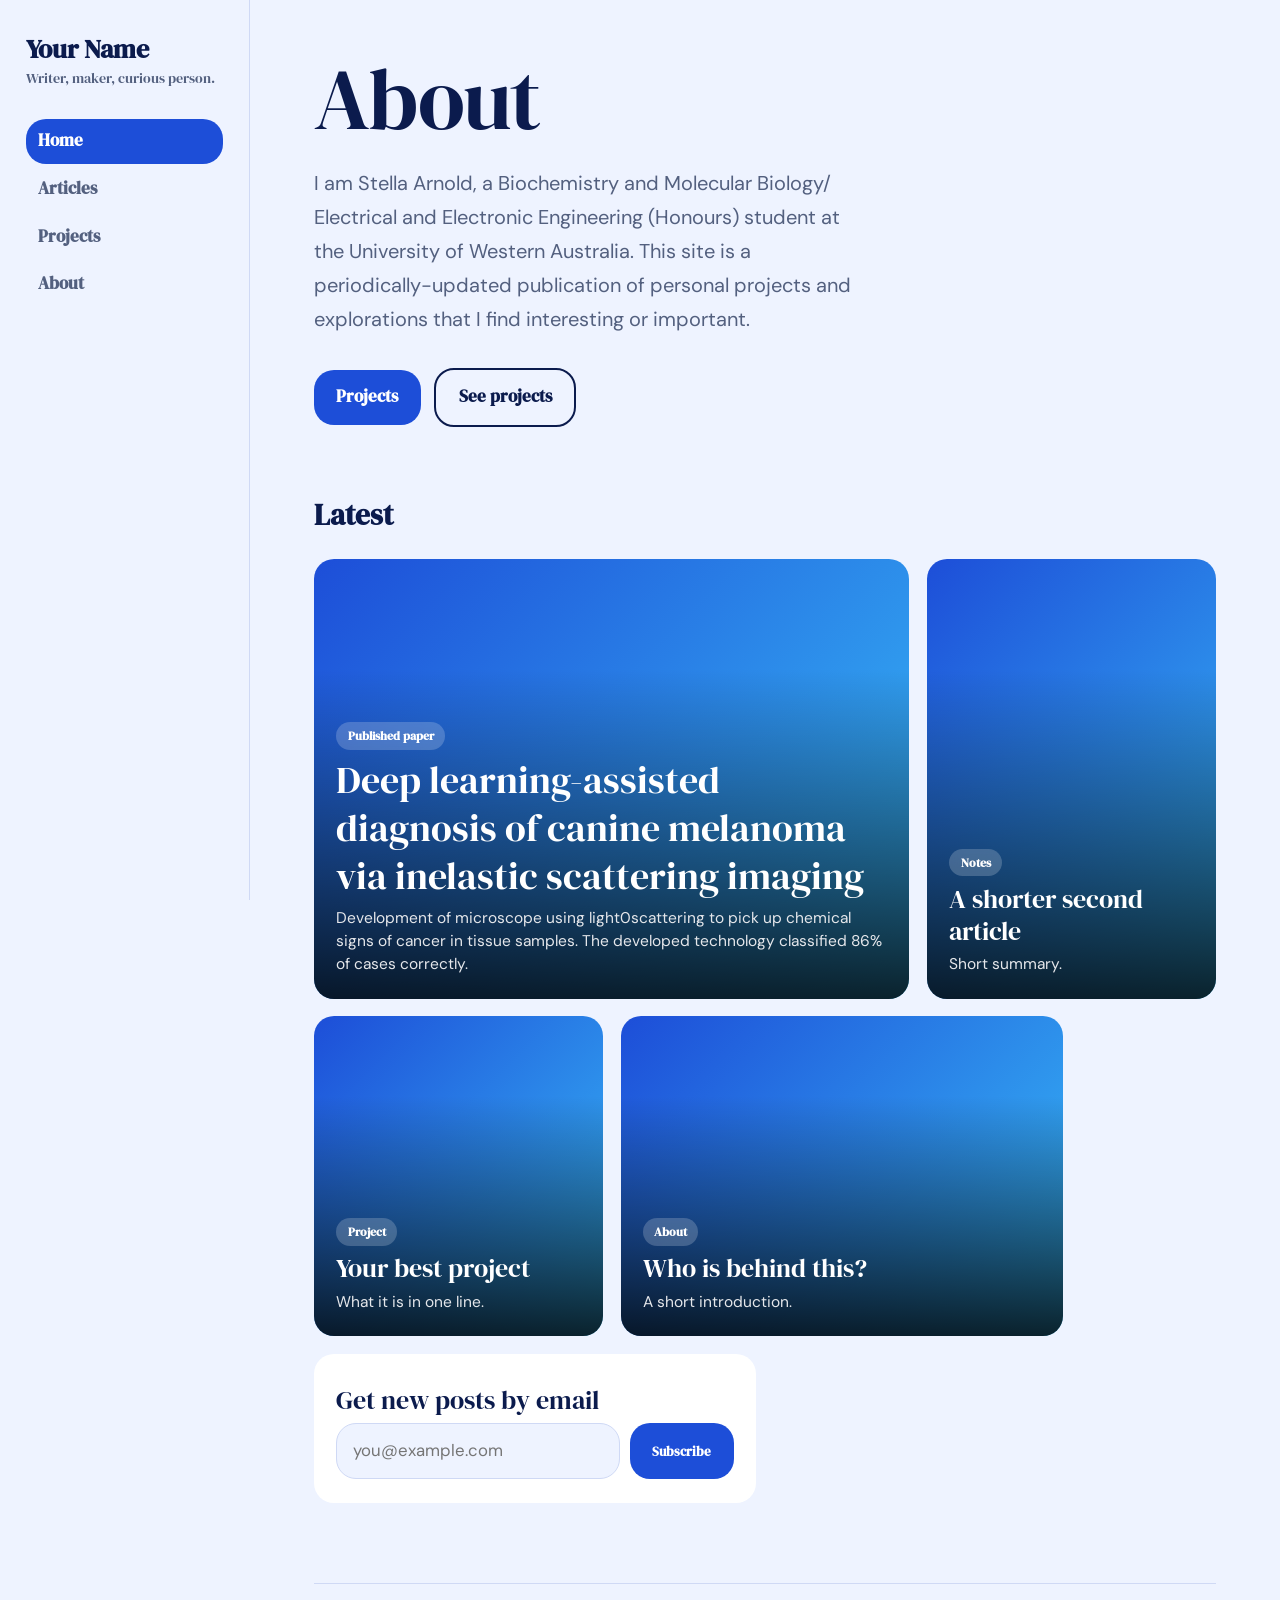
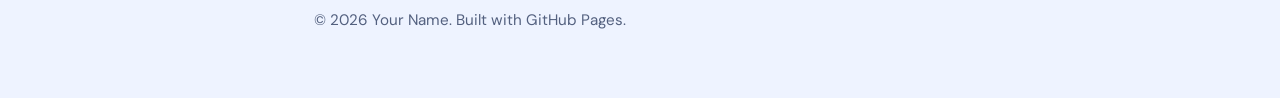
<file: index.html>
<!doctype html>
<html lang="en">
<head>
  <meta charset="utf-8">
  <meta name="viewport" content="width=device-width,initial-scale=1">
  <title>Stella Arnold</title>
  <link rel="preconnect" href="https://fonts.googleapis.com">
  <link href="https://fonts.googleapis.com/css2?family=Bricolage+Grotesque:wght@400;600;800&family=Source+Serif+4:ital,wght@0,400;0,600;1,400&display=swap" rel="stylesheet">
  <link rel="stylesheet" href="assets/style-4-overlay.css">
</head>
<body>
  <main>

    <section class="hero">
      <h1>About</h1>
      <p>I am Stella Arnold, a Biochemistry and Molecular Biology/ Electrical and Electronic Engineering (Honours) student at the University of Western Australia. This site is a periodically-updated publication of personal projects and explorations that I find interesting or important.</p>
      <a class="btn" href="articles.html">Projects</a>
      <a class="btn alt" href="Pulications">See projects</a>
    </section>

    <h2>Latest</h2>

    <div class="bento">

      <a class="tile big" href="https://www.sciencedirect.com/science/article/pii/S0263224126022554?fr=RR-1&ref=cra_js_challenge" target="_blank" rel="noopener">
        <span class="chip">Published paper</span>
        <h3>Deep learning-assisted diagnosis of canine melanoma via inelastic scattering imaging</h3>
        <p>Development of microscope using light0scattering to pick up chemical signs of cancer in tissue samples. The developed technology classified 86% of cases correctly.</p>
      </a>

      <a class="tile wide" href="articles.html">
        <span class="chip">Notes</span>
        <h3>A shorter second article</h3>
        <p>Short summary.</p>
      </a>

      <a class="tile third" href="projects.html">
        <span class="chip">Project</span>
        <h3>Your best project</h3>
        <p>What it is in one line.</p>
      </a>

      <a class="tile half" href="about.html">
        <span class="chip">About</span>
        <h3>Who is behind this?</h3>
        <p>A short introduction.</p>
      </a>

      <div class="tile half">
        <h3>Get new posts by email</h3>
        <form class="subscribe" onsubmit="return false">
          <input type="email" placeholder="you@example.com" aria-label="Email address">
          <button class="btn" style="border:0;cursor:pointer">Subscribe</button>
        </form>
      </div>

    </div>

    <footer>&copy; <span></span>. Built with GitHub Pages.</footer>
  </main>
  <script src="assets/script.js"></script>
</body>
</html>
</file>
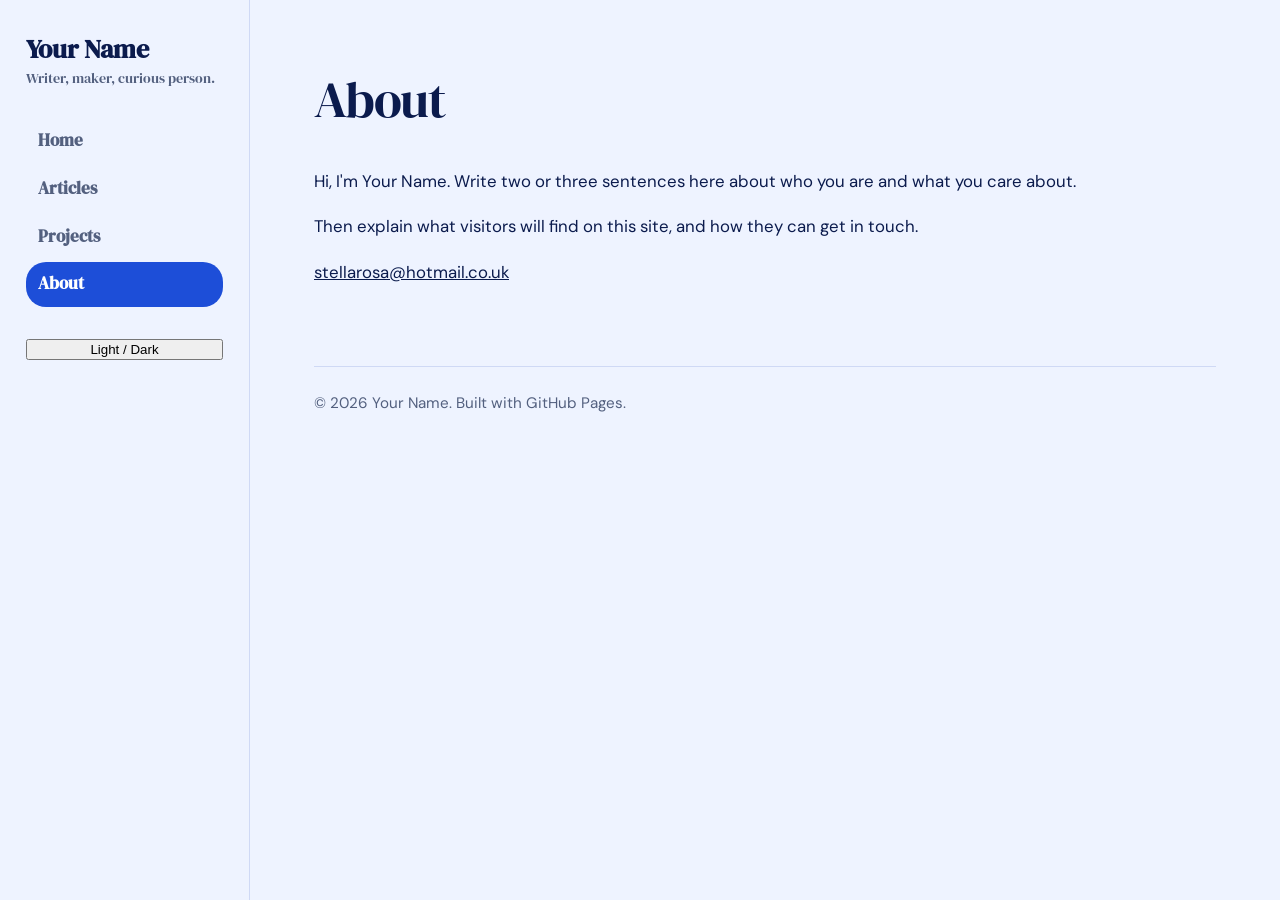
<file: about.html>
<!doctype html>
<html lang="en">
<head>
  <meta charset="utf-8">
  <meta name="viewport" content="width=device-width,initial-scale=1">
  <title>About - Stella Arnold</title>
  <link rel="preconnect" href="https://fonts.googleapis.com">
  <link href="https://fonts.googleapis.com/css2?family=Bricolage+Grotesque:wght@400;600;800&family=Source+Serif+4:ital,wght@0,400;0,600;1,400&display=swap" rel="stylesheet">
  <link rel="stylesheet" href="assets/style.css">
</head>
<body>
  <main>
    <h1 style="font-size:3.2rem;letter-spacing:-.03em;margin:0 0 1.5rem">About</h1>

    <div class="prose">
      <p>Hi, I'm Your Name. Write two or three sentences here about who you are and what you care about.</p>
      <p>Then explain what visitors will find on this site, and how they can get in touch.</p>
      <p><a href="mailto:email">stellarosa@hotmail.co.uk</a></p>
    </div>

    <footer>&copy; <span></span>. Built with GitHub Pages.</footer>
  </main>

  <script src="assets/script.js"></script>
</body>
</html>
</file>
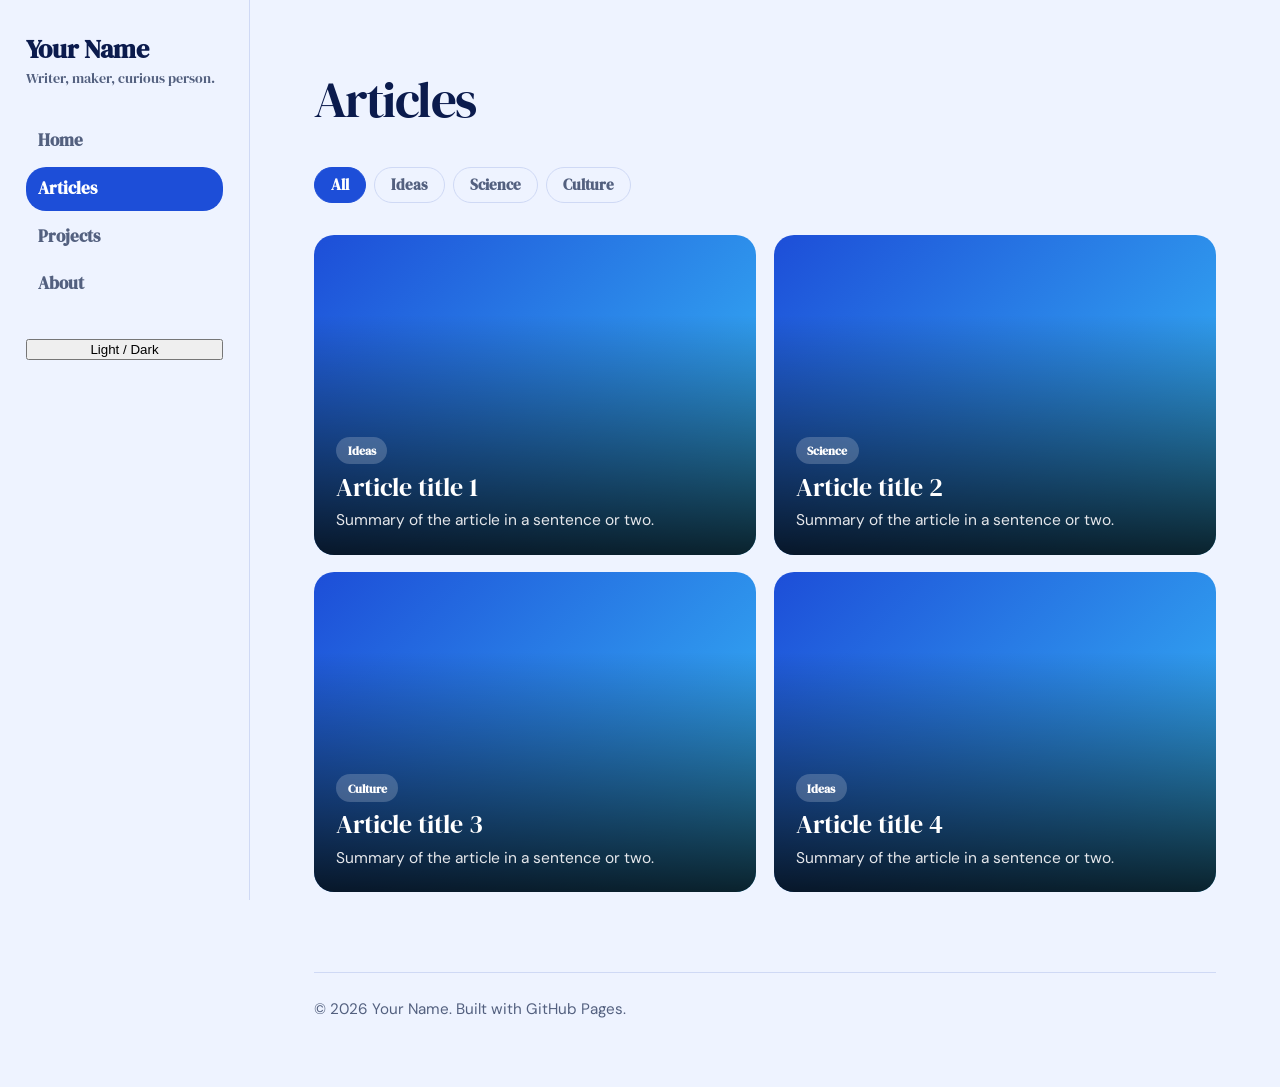
<file: articles.html>
<!doctype html>
<html lang="en">
<head>
  <meta charset="utf-8">
  <meta name="viewport" content="width=device-width,initial-scale=1">
  <title>Articles - Stella Arnold</title>
  <link rel="preconnect" href="https://fonts.googleapis.com">
  <link href="https://fonts.googleapis.com/css2?family=Bricolage+Grotesque:wght@400;600;800&family=Source+Serif+4:ital,wght@0,400;0,600;1,400&display=swap" rel="stylesheet">
  <link rel="stylesheet" href="assets/style.css">
</head>
<body>
  <main>
    <h1 style="font-size:3.2rem;letter-spacing:-.03em;margin:0 0 1.5rem">Articles</h1>

    <div class="filters" role="group" aria-label="Filter by topic">
      <button class="chip" data-f="all" aria-pressed="true">All</button>
      <button class="chip" data-f="ideas" aria-pressed="false">Ideas</button>
      <button class="chip" data-f="science" aria-pressed="false">Science</button>
      <button class="chip" data-f="culture" aria-pressed="false">Culture</button>
    </div>

    <div class="bento list">
      <a class="tile half" data-topic="ideas" href="#">
        <span class="chip">Ideas</span>
        <h3>Article title 1</h3>
        <p>Summary of the article in a sentence or two.</p>
      </a>
      <a class="tile half" data-topic="science" href="#">
        <span class="chip">Science</span>
        <h3>Article title 2</h3>
        <p>Summary of the article in a sentence or two.</p>
      </a>
      <a class="tile half" data-topic="culture" href="#">
        <span class="chip">Culture</span>
        <h3>Article title 3</h3>
        <p>Summary of the article in a sentence or two.</p>
      </a>
      <a class="tile half" data-topic="ideas" href="#">
        <span class="chip">Ideas</span>
        <h3>Article title 4</h3>
        <p>Summary of the article in a sentence or two.</p>
      </a>
    </div>

    <footer>&copy; <span></span>. Built with GitHub Pages.</footer>
  </main>

  <script src="assets/script.js"></script>
</body>
</html>
</file>
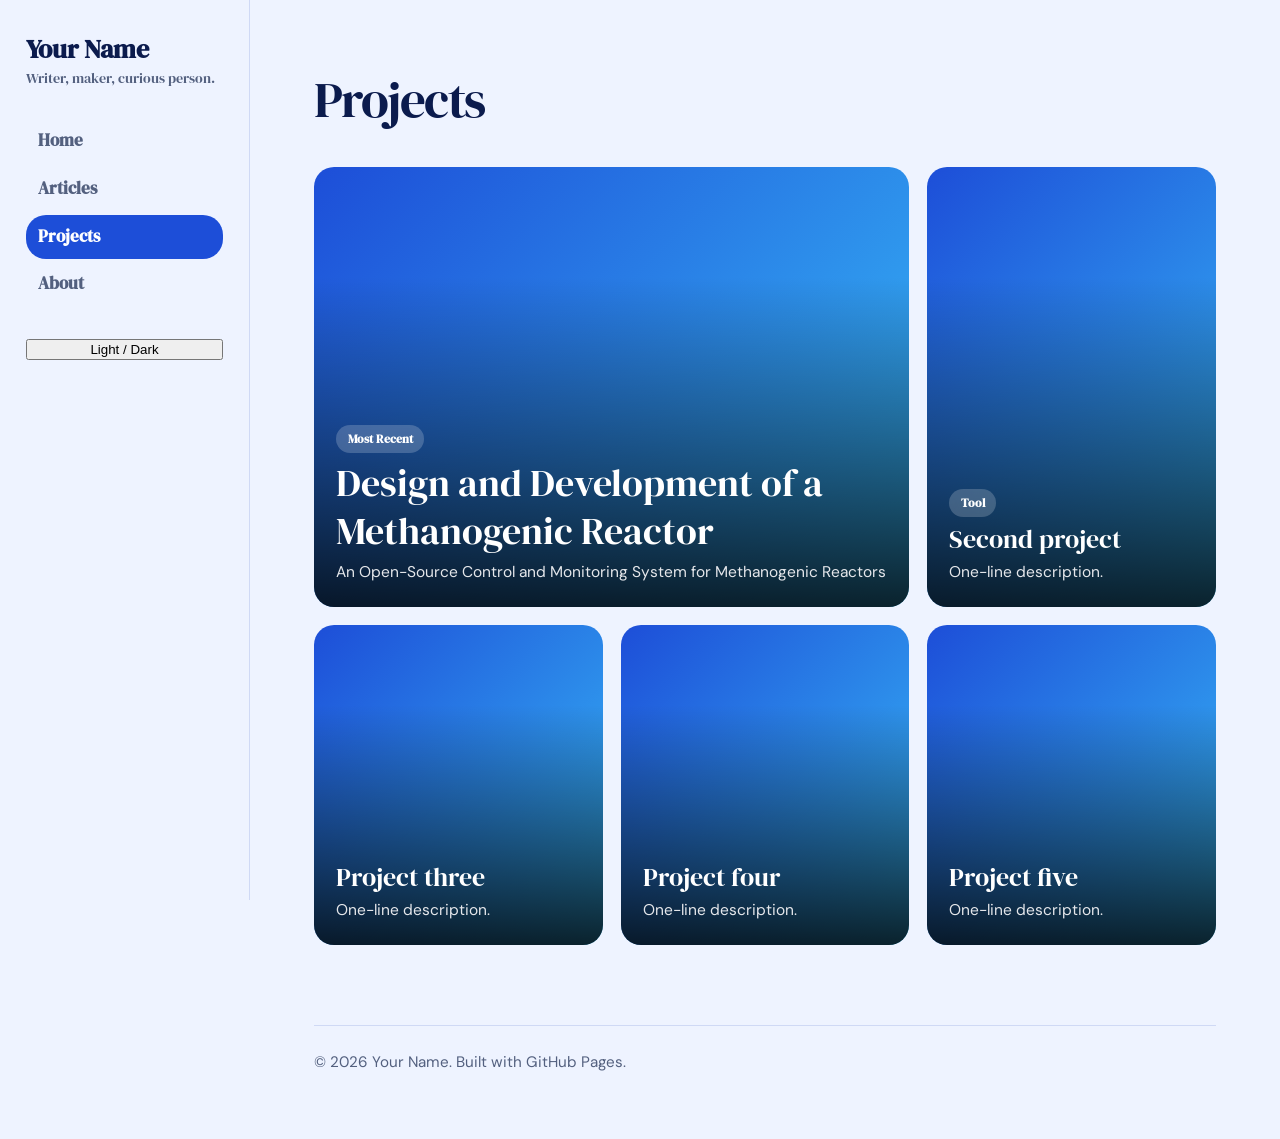
<file: projects.html>
<!doctype html>
<html lang="en">
<head>
  <meta charset="utf-8">
  <meta name="viewport" content="width=device-width,initial-scale=1">
  <title>Projects - Stella Arnold</title>
  <link rel="preconnect" href="https://fonts.googleapis.com">
  <link href="https://fonts.googleapis.com/css2?family=Bricolage+Grotesque:wght@400;600;800&family=Source+Serif+4:ital,wght@0,400;0,600;1,400&display=swap" rel="stylesheet">
  <link rel="stylesheet" href="assets/style.css">
</head>
<body>
  <main>
    <h1 style="font-size:3.2rem;letter-spacing:-.03em;margin:0 0 1.5rem">Projects</h1>

    <div class="bento">
      <a class="tile big" href="#">
        <span class="chip">Most Recent</span>
        <h3>Design and Development of a Methanogenic Reactor</h3>
        <p>An Open-Source Control and Monitoring System for Methanogenic Reactors</p>
      </a>
      <a class="tile wide" href="#">
        <span class="chip">Tool</span>
        <h3>Second project</h3>
        <p>One-line description.</p>
      </a>
      <a class="tile third" href="#">
        <h3>Project three</h3>
        <p>One-line description.</p>
      </a>
      <a class="tile third" href="#">
        <h3>Project four</h3>
        <p>One-line description.</p>
      </a>
      <a class="tile third" href="#">
        <h3>Project five</h3>
        <p>One-line description.</p>
      </a>
    </div>

    <footer>&copy; <span></span>. Built with GitHub Pages.</footer>
  </main>

  <script src="assets/script.js"></script>
</body>
</html>
</file>
<file: assets/style-4-overlay.css>
/* 4. OVERLAY: photo-led cards, with text laid over the image. Best with real photos. */
@import url("https://fonts.googleapis.com/css2?family=DM+Serif+Display&family=DM+Sans:wght@400;500;700&display=swap");
@import url("palettes.css");@import url("base.css");
:root{--head:"DM Serif Display",Georgia,serif;--body:"DM Sans",sans-serif;--r:20px}
.hero h1{font-weight:400;letter-spacing:-.02em}
.tile{position:relative;min-height:320px;justify-content:flex-end;border:0;color:#fff}
.tile.big{min-height:440px}
.tile::before,.tile>img.cover{position:absolute;inset:0;width:100%;height:100%;max-height:none;min-height:0;z-index:0}
.tile::after{content:"";position:absolute;inset:0;z-index:1;background:linear-gradient(transparent 25%,rgba(0,0,0,.82))}
.tile>:not(img){position:relative;z-index:2}
.tile p{color:#e5e7eb}.tile h3{font-weight:400;font-size:1.6rem}.tile.big h3{font-size:2.4rem}
.chip{background:rgba(255,255,255,.2);color:#fff;border:0;backdrop-filter:blur(6px)}
div.tile{color:var(--ink);min-height:0}div.tile::after{display:none}
.tile:has(>img.cover):hover>img.cover{transform:scale(1.04);transition:transform .4s}
</file>
<file: assets/style.css>
@import url("https://fonts.googleapis.com/css2?family=DM+Serif+Display&family=DM+Sans:wght@400;500;700&display=swap");

:root {
  --head: "DM Serif Display", Georgia, serif;
  --body: "DM Sans", sans-serif;
  --r: 20px;
  --bg: #eef3ff;
  --panel: #fff;
  --ink: #0b1b4d;
  --muted: #53607f;
  --line: #cfd9f5;
  --accent: #1d4ed8;
  --accent2: #38bdf8;
  --on-accent: #fff;
}

* { box-sizing: border-box; }
html { scroll-behavior: smooth; }
a { color: inherit; }
:focus-visible { outline: 3px solid var(--accent); outline-offset: 3px; }

body {
  margin: 0;
  background: var(--bg);
  color: var(--ink);
  font: 1.05rem/1.7 var(--body);
  display: grid;
  grid-template-columns: 250px 1fr;
  min-height: 100vh;
}
h1, h2, h3, .rail, .chip, .btn { font-family: var(--head); }

/* Sidebar / nav */
.rail {
  position: sticky; top: 0; height: 100vh;
  padding: 2.2rem 1.6rem;
  display: flex; flex-direction: column; gap: 2rem;
  border-right: 1px solid var(--line);
}
.logo { font-size: 1.6rem; font-weight: 700; line-height: 1.1; text-decoration: none; }
.logo span { display: block; font-size: .9rem; font-weight: 400; color: var(--muted); margin-top: .5rem; }
.rail nav { display: flex; flex-direction: column; gap: .2rem; }
.rail nav a { text-decoration: none; padding: .5rem .8rem; border-radius: var(--r); font-weight: 600; color: var(--muted); }
.rail nav a:hover { color: var(--ink); }
.rail nav a[aria-current="page"] { background: var(--accent); color: var(--on-accent); }

/* Page layout */
main { padding: 3.5rem clamp(1.2rem, 5vw, 4.5rem) 4rem; max-width: 1150px; width: 100%; }
main > h1 { font-size: 3.2rem; font-weight: 400; letter-spacing: -.02em; margin: 0 0 1.5rem; }
h2 { font-size: 1.8rem; font-weight: 400; margin: 4rem 0 1.2rem; }
.hero h1 { font-size: clamp(2.6rem, 7vw, 5.4rem); font-weight: 400; letter-spacing: -.02em; line-height: 1; margin: 0 0 1.5rem; max-width: 14ch; }
.hero p { font-size: 1.25rem; max-width: 34rem; color: var(--muted); margin: 0 0 2rem; }

/* Buttons */
.btn { display: inline-block; background: var(--accent); color: var(--on-accent); padding: .8rem 1.4rem; border-radius: var(--r); text-decoration: none; font-weight: 700; }
.btn.alt { background: transparent; color: var(--ink); border: 2px solid var(--ink); margin-left: .6rem; }

/* Cards (overlay style) */
.bento { display: grid; grid-template-columns: repeat(6, 1fr); gap: 1.1rem; }
.tile {
  position: relative; display: flex; flex-direction: column; justify-content: flex-end;
  min-height: 320px; overflow: hidden;
  background: var(--panel); border-radius: var(--r);
  color: #fff; text-decoration: none;
}
.tile.big { grid-column: span 4; min-height: 440px; }
.tile.wide, .tile.third { grid-column: span 2; }
.tile.half { grid-column: span 3; }

.tile::before {
  content: ""; position: absolute; inset: 0; z-index: 0;
  background: linear-gradient(135deg, var(--accent), var(--accent2));
}
.tile::after {
  content: ""; position: absolute; inset: 0; z-index: 1;
  background: linear-gradient(transparent 25%, rgba(0,0,0,.82));
}
.tile > img.cover { position: absolute; inset: 0; width: 100%; height: 100%; object-fit: cover; z-index: 0; }
.tile:has(> img.cover)::before { display: none; }
.tile > :not(img) { position: relative; z-index: 2; margin-left: 1.4rem; margin-right: 1.4rem; }
.tile h3 { margin: .4rem 1.4rem; font-size: 1.6rem; font-weight: 400; line-height: 1.25; }
.tile.big h3 { font-size: 2.4rem; }
.tile p { margin-top: 0; margin-bottom: 1.4rem; color: #e5e7eb; font-size: .97rem; line-height: 1.5; }
.tile:hover { transform: translateY(-4px); transition: transform .2s; }
.tile:has(> img.cover):hover > img.cover { transform: scale(1.04); transition: transform .4s; }

/* Plain card (subscribe box) */
div.tile { color: var(--ink); min-height: 0; padding: 1.5rem 0; border: 1px solid var(--line); }
div.tile::before, div.tile::after { display: none; }

/* Chips and filters */
.chip { display: inline-block; font-size: .78rem; font-weight: 700; padding: .2rem .7rem; border-radius: 99px; background: var(--bg); color: var(--muted); border: 1px solid var(--line); align-self: flex-start; cursor: pointer; }
.tile .chip { margin-top: 1.1rem; background: rgba(255,255,255,.2); color: #fff; border: 0; backdrop-filter: blur(6px); }
.filters { display: flex; gap: .5rem; flex-wrap: wrap; margin: 1rem 0 2rem; }
.filters .chip { font-size: .95rem; padding: .4rem 1rem; margin: 0; }
.filters .chip[aria-pressed="true"] { background: var(--accent); color: var(--on-accent); border-color: var(--accent); }
.hidden { display: none; }

/* Subscribe form + footer */
.subscribe { display: flex; gap: .6rem; flex-wrap: wrap; padding: 0 1.4rem; }
.subscribe input { flex: 1; min-width: 200px; padding: .8rem 1rem; border-radius: var(--r); border: 1px solid var(--line); background: var(--bg); color: var(--ink); font: inherit; }
footer { margin-top: 5rem; padding-top: 1.5rem; border-top: 1px solid var(--line); color: var(--muted); font-size: .95rem; }

/* Mobile */
@media (max-width: 860px) {
  body { grid-template-columns: 1fr; }
  .rail { position: static; height: auto; flex-direction: row; flex-wrap: wrap; align-items: center; padding: 1rem 1.2rem; border: 0; border-bottom: 1px solid var(--line); gap: .8rem; }
  .logo span { display: none; }
  .rail nav { flex-direction: row; flex-wrap: wrap; }
  .bento { grid-template-columns: 1fr; }
  .tile.big, .tile.wide, .tile.third, .tile.half { grid-column: auto; }
}
@media (prefers-reduced-motion: reduce) { * { transition: none !important; } }
</file>
